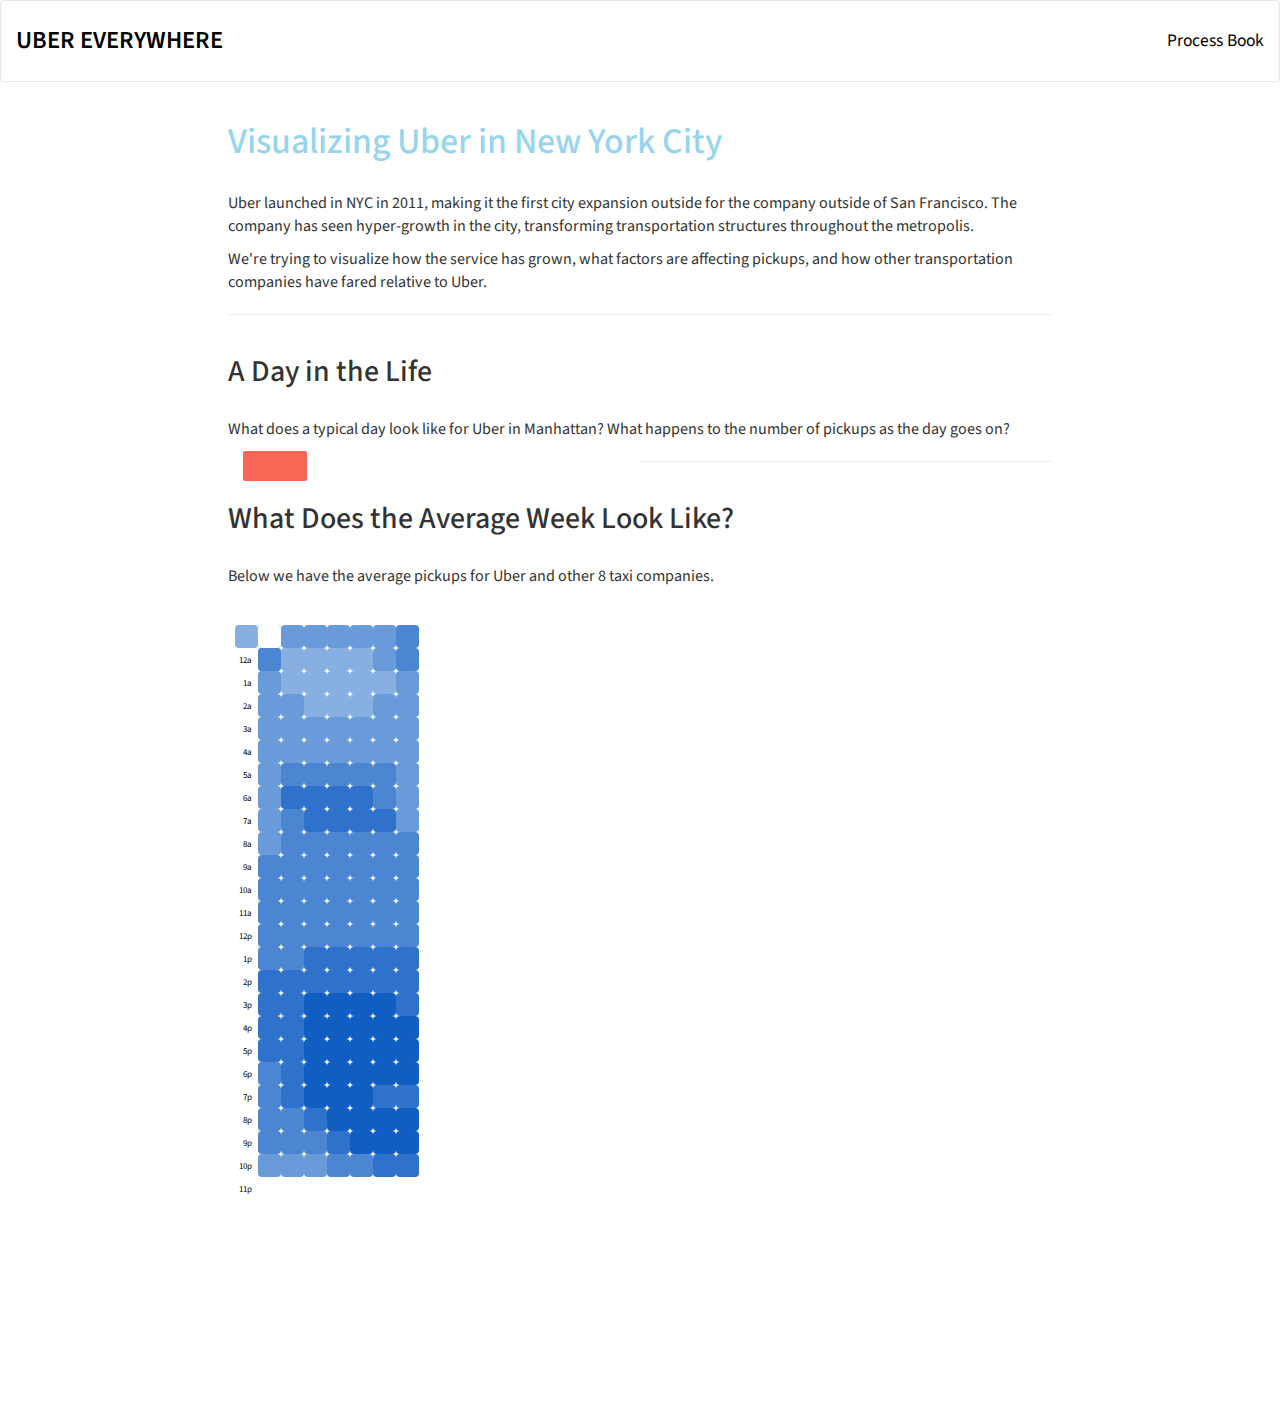
<file: index.html>
<!doctype html>
<html>
<head>
  <meta charset="utf-8">
  <meta name="description" content="">
  <meta name="viewport" content="width=device-width, initial-scale=1">
  <title>Uber Everywhere - Home</title>

  <!-- Load Google Font -->
  <link href="https://fonts.googleapis.com/css?family=Source+Sans+Pro:400,600,700" rel="stylesheet">
  <!-- Load Custom Stylesheets -->
  <link rel="stylesheet" href="css/bootstrap.min.css">
  <link rel="stylesheet" href="css/leaflet.css">
  <link rel="stylesheet" href="css/custom.css">
</head>
<body>
  <nav class="navbar navbar-default">
    <div class="container-fluid">
      <div class="navbar-header">
        <a class="navbar-brand" href="#">UBER EVERYWHERE</a>
      </div>
      <div id="nav-menu">
        <ul class="nav navbar-nav navbar-right" id="nav-menu">
          <li><a href="process.html">Process Book</a></li>
        </ul>
      </div>
    </div><!--/.container-fluid -->
  </nav>
  <div class="container-fluid">
    <section id="header-info">
      <div class="row">
        <div class="col-md-8 col-centered">
          <div>
            <h1 id="header-title">Visualizing Uber in New York City</h1>
            </br>
            <p>Uber launched in NYC in 2011, making it the first city expansion outside for the company outside of San Francisco. The company has seen hyper-growth in the city, transforming transportation structures throughout the metropolis.</p>
            <p>We're trying to visualize how the service has grown, what factors are affecting pickups, and how other transportation companies have fared relative to Uber.</p>
          </div>
          <hr>
        </div>
      </div>
    </section>
    <section id="main-day">
      <div class="row">
        <div class="col-md-8 col-centered">
          <div>
            <h2>A Day in the Life</h2>
            </br>
            <p>What does a typical day look like for Uber in Manhattan? What happens to the number of pickups as the day goes on?</p>
          </div>
          <div class="col-md-6">
            <button class="button" id="clock"></button>
          </div>
          <div class="col-md-6">
            <div id="total-count"></div>
            <div id="counter-svg"></div>
          </div>
          <div id="ny-map"></div>
          <hr>
        </div>
      </div>
    </section>
    <section id="average-data">
      <div class="row">
        <div class="col-md-8 col-centered">
          <div>
            <h2>What Does the Average Week Look Like?</h2>
            </br>
            <p>Below we have the average pickups for Uber and other 8 taxi companies.</p>
          </div>
          <div id="tile-chart"></div>
        </div>
      </div>
    </section>
  </div>

  <!-- Load JS libraries -->
  <script src="js/jquery.min.js"></script>
  <script src="js/bootstrap.min.js"></script>
  <script src="js/d3.min.js"></script>
  <script src="js/leaflet.js"></script>
  <script src="js/queue.v1.min.js"></script>

  <!-- Visualization objects -->

  <script src="js/boroughs.js"></script>
  <script src="js/timeLapse.js"></script>
  <script src="js/vehicles.js"></script>
  <script src="js/weather.js"></script>
  <script src="js/stats.js"></script>

  <!-- Load data, create visualizations -->
  <script src="js/main.js"></script>
</body>
</html>
</file>
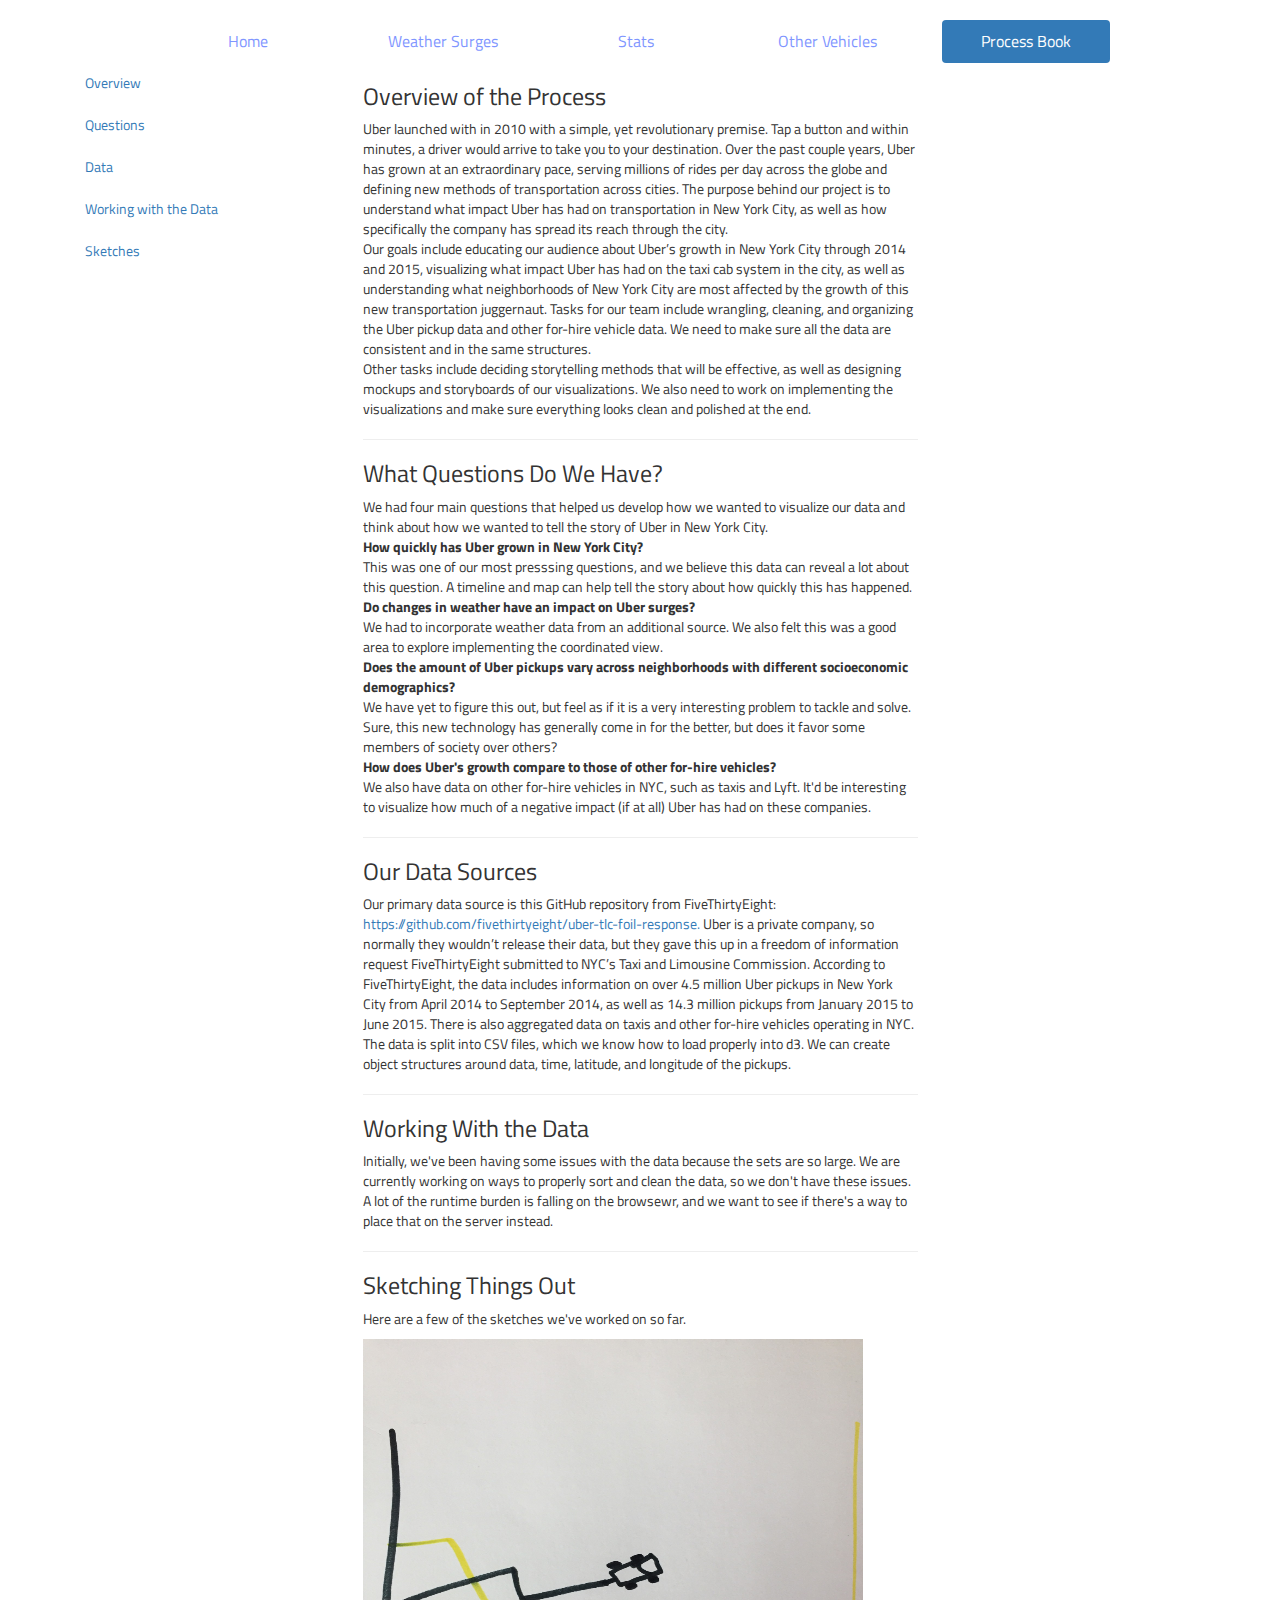
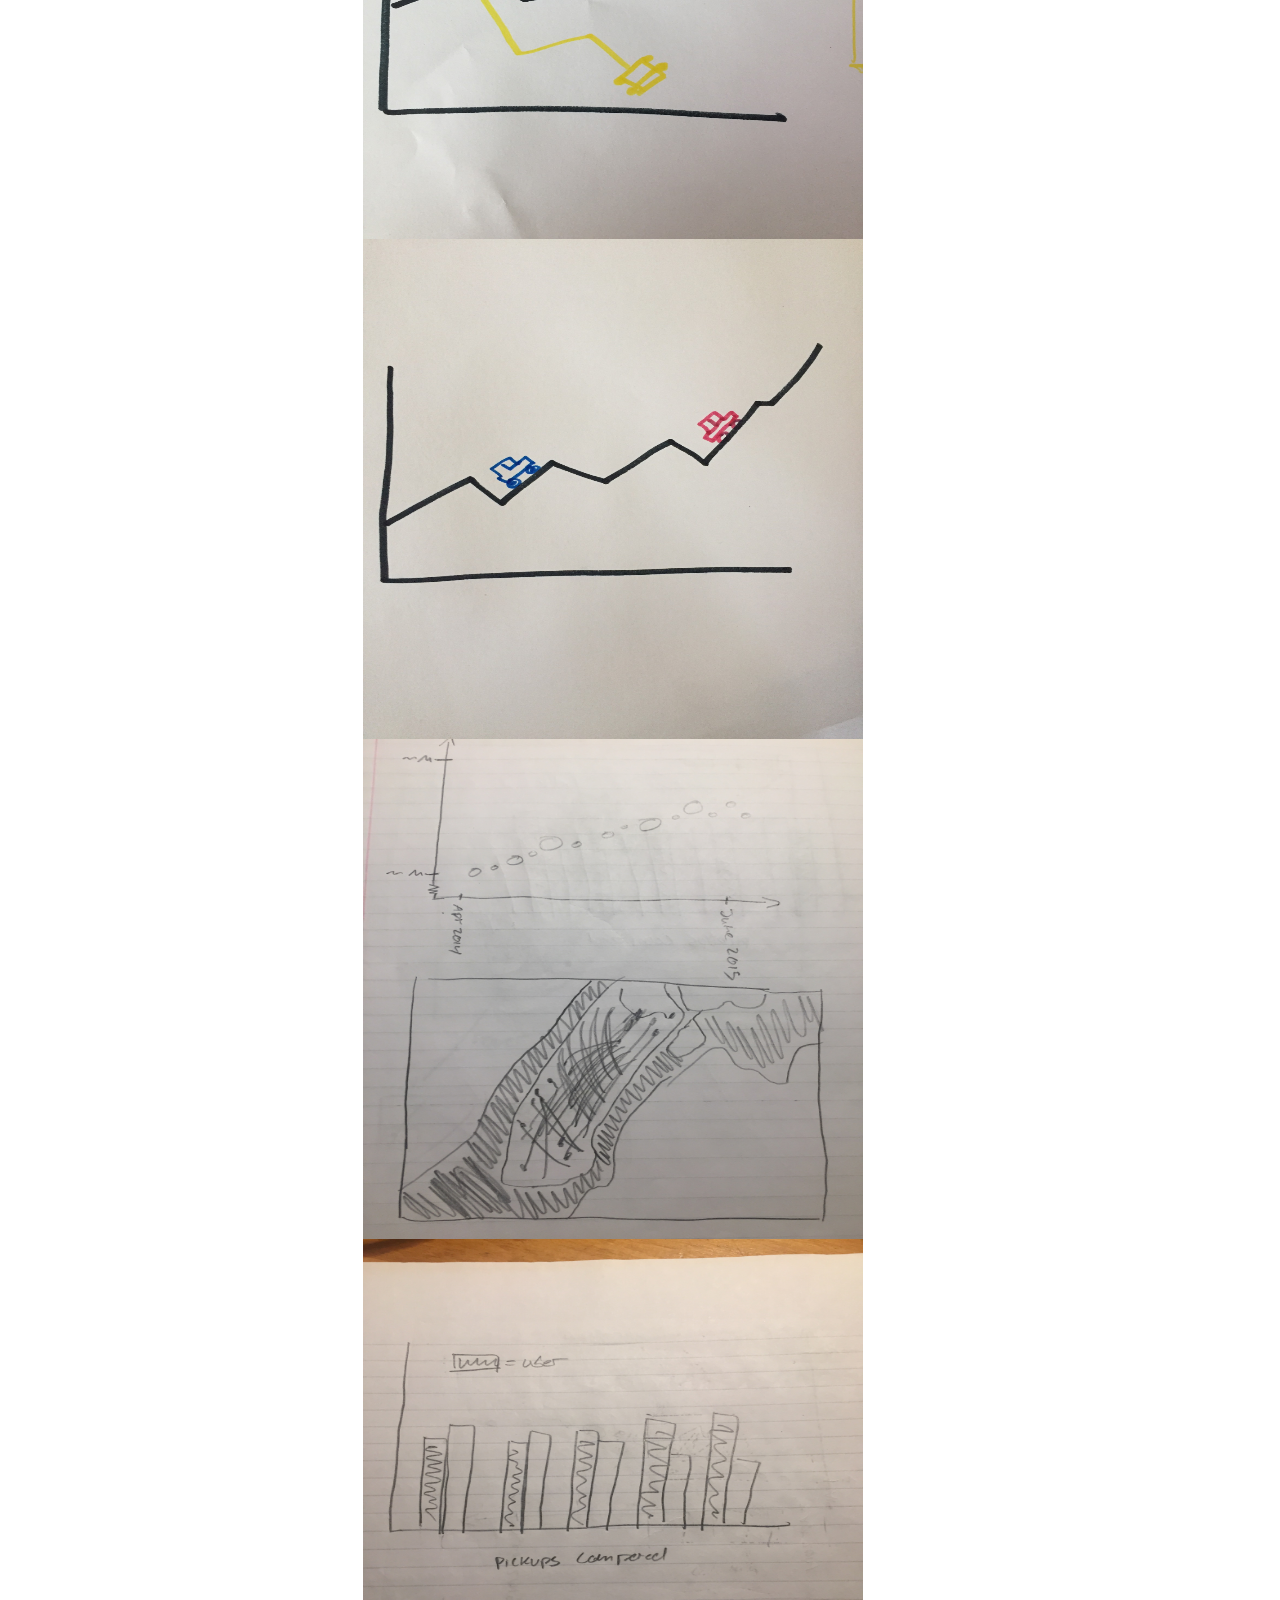
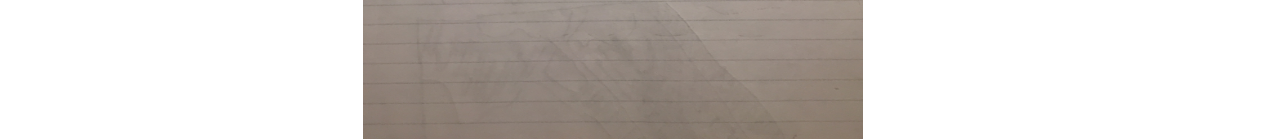
<file: process.html>
<!doctype html>
<html>
<head>
  <meta charset="utf-8">
  <meta name="description" content="">
  <meta name="viewport" content="width=device-width, initial-scale=1">
  <title>Uber Everywhere - Process Book</title>

  <!-- Load Google Font -->
  <link href='https://fonts.googleapis.com/css?family=Roboto:100,400,300,400italic,700' rel='stylesheet' type='text/css'>

  <link href="https://fonts.googleapis.com/css?family=Titillium+Web:300,400,600,700" rel="stylesheet">
  <link rel="stylesheet" href="css/bootstrap.min.css">
  <link rel="stylesheet" href="css/style.css">
  <link rel="stylesheet" href="css/leaflet.css">
</head>
<body data-spy="scroll" data-target="#scroller" data-offset="50">

  <div class="container-fluid">
    <div class="row row-centered" id="main-nav">
      <div class="col-md-12">
        <ul class="nav nav-pills nav-justified">
          <li><a class="nav-menu" href="index.html">Home</a></li>
          <li><a class="nav-menu" href="weather.html">Weather Surges</a></li>
          <li><a class="nav-menu" href="stats.html">Stats</a></li>
          <li><a class="nav-menu" href="vehicles.html">Other Vehicles</a></li>
          <li class="active"><a class="nav-menu" href="#">Process Book</a></li>
        </ul>
      </div>
    </div>

    <div class="container">
      <div class="row">
        <div class="col-xs-3" id="scroller">
          <ul class="nav nav-pills nav-stacked affix-top" data-spy="affix" data-offset-top="125">
            <li><a href="#overview">Overview</a></li>
            <li><a href="#questions">Questions</a></li>
            <li><a href="#data">Data</a></li>
            <li><a href="#working">Working with the Data</a></li>
            <li><a href="#sketches">Sketches</a></li>
          </ul>
        </div>

        <div class="col-xs-6">
          <section id="overview">
            <h2>Overview of the Process</h2>
            <p>
              Uber launched with in 2010 with a simple, yet revolutionary premise. Tap a button and within minutes, a driver would arrive to take you to your destination. Over the past couple years, Uber has grown at an extraordinary pace, serving millions of rides per day across the globe and defining new methods of transportation across cities.
The purpose behind our project is to understand what impact Uber has had on transportation in New York City, as well as how specifically the company has spread its reach through the city. <br> Our goals include educating our audience about Uber’s growth in New York City through 2014 and 2015, visualizing what impact Uber has had on the taxi cab system in the city, as well as understanding what neighborhoods of New York City are most affected by the growth of this new transportation juggernaut.
Tasks for our team include wrangling, cleaning, and organizing the Uber pickup data and other for-hire vehicle data. We need to make sure all the data are consistent and in the same structures. <br> Other tasks include deciding storytelling methods that will be effective, as well as designing mockups and storyboards of our visualizations. We also need to work on implementing the visualizations and make sure everything looks clean and polished at the end.
            </p>
          </section>
          <hr>
          <section id="questions">
            <h2>What Questions Do We Have?</h2>
            <p>
              We had four main questions that helped us develop how we wanted to visualize our data and think about how we wanted to tell the story of Uber in New York City.
              <br>
              <strong>How quickly has Uber grown in New York City?</strong>
              <br>
              This was one of our most presssing questions, and we believe this data can reveal a lot about this question. A timeline and map can help tell the story about how quickly this has happened.
              <br>
              <strong>Do changes in weather have an impact on Uber surges?</strong>
              <br>
              We had to incorporate weather data from an additional source. We also felt this was a good area to explore implementing the coordinated view.
              <br>
              <strong>Does the amount of Uber pickups vary across neighborhoods with different socioeconomic demographics?</strong>
              <br>
              We have yet to figure this out, but feel as if it is a very interesting problem to tackle and solve. Sure, this new technology has generally come in for the better, but does it favor some members of society over others?
              <br>
              <strong>How does Uber's growth compare to those of other for-hire vehicles?</strong>
              <br>
              We also have data on other for-hire vehicles in NYC, such as taxis and Lyft. It'd be interesting to visualize how much of a negative impact (if at all) Uber has had on these companies.
            </p>
          </section>
          <hr>
          <section id="data">
            <h2>Our Data Sources</h2>
            <p>
              Our primary data source is this GitHub repository from FiveThirtyEight: <a>https://github.com/fivethirtyeight/uber-tlc-foil-response.</a> Uber is a private company, so normally they wouldn’t release their data, but they gave this up in a freedom of information request FiveThirtyEight submitted to NYC’s Taxi and Limousine Commission. According to FiveThirtyEight, the data includes information on over 4.5 million Uber pickups in New York City from April 2014 to September 2014, as well as 14.3 million pickups from January 2015 to June 2015. There is also aggregated data on taxis and other for-hire vehicles operating in NYC. The data is split into CSV files, which we know how to load properly into d3. We can create object structures around data, time, latitude, and longitude of the pickups.
            </p>
          </section>
          <hr>
          <section id="working">
            <h2>Working With the Data</h2>
            <p>
              Initially, we've been having some issues with the data because the sets are so large. We are currently working on ways to properly sort and clean the data, so we don't have these issues. A lot of the runtime burden is falling on the browsewr, and we want to see if there's a way to place that on the server instead.
            </p>
          </section>
          <hr>
          <section id="sketches">
            <h2>Sketching Things Out</h2>
            <p>
              Here are a few of the sketches we've worked on so far.
            </p>
            <img src="images/custom.JPG" style="height:500px; width:500px;">
            <br>
            <img src="images/custom2.JPG" style="height:500px; width:500px;">
            <br>
            <img src="images/example1.JPG" style="height:500px; width: 500px;">
            <br>
            <img src="images/example2.JPG" style="height:500px; width: 500px;">
          </section>
        </div>
      </div>
    </div>

  </div>

  <!-- Load JS libraries -->
  <script src="js/jquery.min.js"></script>
  <script src="js/bootstrap.min.js"></script>
  <script src="js/d3.min.js"></script>
  <script src="js/leaflet.js"></script>

  <!-- Visualization objects -->
  <script src="js/timeLapse.js"></script>

  <!-- Load data, create visualizations -->
  <script src="js/main.js"></script>
</body>
</html>
</file>
<file: css/leaflet.css>
/* required styles */

.leaflet-pane,
.leaflet-tile,
.leaflet-marker-icon,
.leaflet-marker-shadow,
.leaflet-tile-container,
.leaflet-map-pane svg,
.leaflet-map-pane canvas,
.leaflet-zoom-box,
.leaflet-image-layer,
.leaflet-layer {
	position: absolute;
	left: 0;
	top: 0;
	}
.leaflet-container {
	overflow: hidden;
	}
.leaflet-tile,
.leaflet-marker-icon,
.leaflet-marker-shadow {
	-webkit-user-select: none;
	   -moz-user-select: none;
	        user-select: none;
	  -webkit-user-drag: none;
	}
/* Safari renders non-retina tile on retina better with this, but Chrome is worse */
.leaflet-safari .leaflet-tile {
	image-rendering: -webkit-optimize-contrast;
	}
/* hack that prevents hw layers "stretching" when loading new tiles */
.leaflet-safari .leaflet-tile-container {
	width: 1600px;
	height: 1600px;
	-webkit-transform-origin: 0 0;
	}
.leaflet-marker-icon,
.leaflet-marker-shadow {
	display: block;
	}
/* .leaflet-container svg: reset svg max-width decleration shipped in Joomla! (joomla.org) 3.x */
/* .leaflet-container img: map is broken in FF if you have max-width: 100% on tiles */
.leaflet-container .leaflet-overlay-pane svg,
.leaflet-container .leaflet-marker-pane img,
.leaflet-container .leaflet-tile-pane img,
.leaflet-container img.leaflet-image-layer {
	max-width: none !important;
	}

.leaflet-container.leaflet-touch-zoom {
	-ms-touch-action: pan-x pan-y;
	touch-action: pan-x pan-y;
	}
.leaflet-container.leaflet-touch-drag {
	-ms-touch-action: pinch-zoom;
	}
.leaflet-container.leaflet-touch-drag.leaflet-touch-drag {
	-ms-touch-action: none;
	touch-action: none;
}
.leaflet-tile {
	filter: inherit;
	visibility: hidden;
	}
.leaflet-tile-loaded {
	visibility: inherit;
	}
.leaflet-zoom-box {
	width: 0;
	height: 0;
	-moz-box-sizing: border-box;
	     box-sizing: border-box;
	z-index: 800;
	}
/* workaround for https://bugzilla.mozilla.org/show_bug.cgi?id=888319 */
.leaflet-overlay-pane svg {
	-moz-user-select: none;
	}

.leaflet-pane         { z-index: 400; }

.leaflet-tile-pane    { z-index: 200; }
.leaflet-overlay-pane { z-index: 400; }
.leaflet-shadow-pane  { z-index: 500; }
.leaflet-marker-pane  { z-index: 600; }
.leaflet-tooltip-pane   { z-index: 650; }
.leaflet-popup-pane   { z-index: 700; }

.leaflet-map-pane canvas { z-index: 100; }
.leaflet-map-pane svg    { z-index: 200; }

.leaflet-vml-shape {
	width: 1px;
	height: 1px;
	}
.lvml {
	behavior: url(#default#VML);
	display: inline-block;
	position: absolute;
	}


/* control positioning */

.leaflet-control {
	position: relative;
	z-index: 800;
	pointer-events: visiblePainted; /* IE 9-10 doesn't have auto */
	pointer-events: auto;
	}
.leaflet-top,
.leaflet-bottom {
	position: absolute;
	z-index: 1000;
	pointer-events: none;
	}
.leaflet-top {
	top: 0;
	}
.leaflet-right {
	right: 0;
	}
.leaflet-bottom {
	bottom: 0;
	}
.leaflet-left {
	left: 0;
	}
.leaflet-control {
	float: left;
	clear: both;
	}
.leaflet-right .leaflet-control {
	float: right;
	}
.leaflet-top .leaflet-control {
	margin-top: 10px;
	}
.leaflet-bottom .leaflet-control {
	margin-bottom: 10px;
	}
.leaflet-left .leaflet-control {
	margin-left: 10px;
	}
.leaflet-right .leaflet-control {
	margin-right: 10px;
	}


/* zoom and fade animations */

.leaflet-fade-anim .leaflet-tile {
	will-change: opacity;
	}
.leaflet-fade-anim .leaflet-popup {
	opacity: 0;
	-webkit-transition: opacity 0.2s linear;
	   -moz-transition: opacity 0.2s linear;
	     -o-transition: opacity 0.2s linear;
	        transition: opacity 0.2s linear;
	}
.leaflet-fade-anim .leaflet-map-pane .leaflet-popup {
	opacity: 1;
	}
.leaflet-zoom-animated {
	-webkit-transform-origin: 0 0;
	    -ms-transform-origin: 0 0;
	        transform-origin: 0 0;
	}
.leaflet-zoom-anim .leaflet-zoom-animated {
	will-change: transform;
	}
.leaflet-zoom-anim .leaflet-zoom-animated {
	-webkit-transition: -webkit-transform 0.25s cubic-bezier(0,0,0.25,1);
	   -moz-transition:    -moz-transform 0.25s cubic-bezier(0,0,0.25,1);
	     -o-transition:      -o-transform 0.25s cubic-bezier(0,0,0.25,1);
	        transition:         transform 0.25s cubic-bezier(0,0,0.25,1);
	}
.leaflet-zoom-anim .leaflet-tile,
.leaflet-pan-anim .leaflet-tile {
	-webkit-transition: none;
	   -moz-transition: none;
	     -o-transition: none;
	        transition: none;
	}

.leaflet-zoom-anim .leaflet-zoom-hide {
	visibility: hidden;
	}


/* cursors */

.leaflet-interactive {
	cursor: pointer;
	}
.leaflet-grab {
	cursor: -webkit-grab;
	cursor:    -moz-grab;
	}
.leaflet-crosshair,
.leaflet-crosshair .leaflet-interactive {
	cursor: crosshair;
	}
.leaflet-popup-pane,
.leaflet-control {
	cursor: auto;
	}
.leaflet-dragging .leaflet-grab,
.leaflet-dragging .leaflet-grab .leaflet-interactive,
.leaflet-dragging .leaflet-marker-draggable {
	cursor: move;
	cursor: -webkit-grabbing;
	cursor:    -moz-grabbing;
	}

/* marker & overlays interactivity */
.leaflet-marker-icon,
.leaflet-marker-shadow,
.leaflet-image-layer,
.leaflet-pane > svg path,
.leaflet-tile-container {
	pointer-events: none;
	}

.leaflet-marker-icon.leaflet-interactive,
.leaflet-image-layer.leaflet-interactive,
.leaflet-pane > svg path.leaflet-interactive {
	pointer-events: visiblePainted; /* IE 9-10 doesn't have auto */
	pointer-events: auto;
	}

/* visual tweaks */

.leaflet-container {
	background: #ddd;
	outline: 0;
	}
.leaflet-container a {
	color: #0078A8;
	}
.leaflet-container a.leaflet-active {
	outline: 2px solid orange;
	}
.leaflet-zoom-box {
	border: 2px dotted #38f;
	background: rgba(255,255,255,0.5);
	}


/* general typography */
.leaflet-container {
	font: 12px/1.5 "Helvetica Neue", Arial, Helvetica, sans-serif;
	}


/* general toolbar styles */

.leaflet-bar {
	box-shadow: 0 1px 5px rgba(0,0,0,0.65);
	border-radius: 4px;
	}
.leaflet-bar a,
.leaflet-bar a:hover {
	background-color: #fff;
	border-bottom: 1px solid #ccc;
	width: 26px;
	height: 26px;
	line-height: 26px;
	display: block;
	text-align: center;
	text-decoration: none;
	color: black;
	}
.leaflet-bar a,
.leaflet-control-layers-toggle {
	background-position: 50% 50%;
	background-repeat: no-repeat;
	display: block;
	}
.leaflet-bar a:hover {
	background-color: #f4f4f4;
	}
.leaflet-bar a:first-child {
	border-top-left-radius: 4px;
	border-top-right-radius: 4px;
	}
.leaflet-bar a:last-child {
	border-bottom-left-radius: 4px;
	border-bottom-right-radius: 4px;
	border-bottom: none;
	}
.leaflet-bar a.leaflet-disabled {
	cursor: default;
	background-color: #f4f4f4;
	color: #bbb;
	}

.leaflet-touch .leaflet-bar a {
	width: 30px;
	height: 30px;
	line-height: 30px;
	}


/* zoom control */

.leaflet-control-zoom-in,
.leaflet-control-zoom-out {
	font: bold 18px 'Lucida Console', Monaco, monospace;
	text-indent: 1px;
	}
.leaflet-control-zoom-out {
	font-size: 20px;
	}

.leaflet-touch .leaflet-control-zoom-in {
	font-size: 22px;
	}
.leaflet-touch .leaflet-control-zoom-out {
	font-size: 24px;
	}


/* layers control */

.leaflet-control-layers {
	box-shadow: 0 1px 5px rgba(0,0,0,0.4);
	background: #fff;
	border-radius: 5px;
	}
.leaflet-control-layers-toggle {
	background-image: url(images/layers.png);
	width: 36px;
	height: 36px;
	}
.leaflet-retina .leaflet-control-layers-toggle {
	background-image: url(images/layers-2x.png);
	background-size: 26px 26px;
	}
.leaflet-touch .leaflet-control-layers-toggle {
	width: 44px;
	height: 44px;
	}
.leaflet-control-layers .leaflet-control-layers-list,
.leaflet-control-layers-expanded .leaflet-control-layers-toggle {
	display: none;
	}
.leaflet-control-layers-expanded .leaflet-control-layers-list {
	display: block;
	position: relative;
	}
.leaflet-control-layers-expanded {
	padding: 6px 10px 6px 6px;
	color: #333;
	background: #fff;
	}
.leaflet-control-layers-scrollbar {
	overflow-y: scroll;
	padding-right: 5px;
	}
.leaflet-control-layers-selector {
	margin-top: 2px;
	position: relative;
	top: 1px;
	}
.leaflet-control-layers label {
	display: block;
	}
.leaflet-control-layers-separator {
	height: 0;
	border-top: 1px solid #ddd;
	margin: 5px -10px 5px -6px;
	}

/* Default icon URLs */
.leaflet-default-icon-path {
	background-image: url(images/marker-icon.png);
	}


/* attribution and scale controls */

.leaflet-container .leaflet-control-attribution {
	background: #fff;
	background: rgba(255, 255, 255, 0.7);
	margin: 0;
	}
.leaflet-control-attribution,
.leaflet-control-scale-line {
	padding: 0 5px;
	color: #333;
	}
.leaflet-control-attribution a {
	text-decoration: none;
	}
.leaflet-control-attribution a:hover {
	text-decoration: underline;
	}
.leaflet-container .leaflet-control-attribution,
.leaflet-container .leaflet-control-scale {
	font-size: 11px;
	}
.leaflet-left .leaflet-control-scale {
	margin-left: 5px;
	}
.leaflet-bottom .leaflet-control-scale {
	margin-bottom: 5px;
	}
.leaflet-control-scale-line {
	border: 2px solid #777;
	border-top: none;
	line-height: 1.1;
	padding: 2px 5px 1px;
	font-size: 11px;
	white-space: nowrap;
	overflow: hidden;
	-moz-box-sizing: border-box;
	     box-sizing: border-box;

	background: #fff;
	background: rgba(255, 255, 255, 0.5);
	}
.leaflet-control-scale-line:not(:first-child) {
	border-top: 2px solid #777;
	border-bottom: none;
	margin-top: -2px;
	}
.leaflet-control-scale-line:not(:first-child):not(:last-child) {
	border-bottom: 2px solid #777;
	}

.leaflet-touch .leaflet-control-attribution,
.leaflet-touch .leaflet-control-layers,
.leaflet-touch .leaflet-bar {
	box-shadow: none;
	}
.leaflet-touch .leaflet-control-layers,
.leaflet-touch .leaflet-bar {
	border: 2px solid rgba(0,0,0,0.2);
	background-clip: padding-box;
	}


/* popup */

.leaflet-popup {
	position: absolute;
	text-align: center;
	margin-bottom: 20px;
	}
.leaflet-popup-content-wrapper {
	padding: 1px;
	text-align: left;
	border-radius: 12px;
	}
.leaflet-popup-content {
	margin: 13px 19px;
	line-height: 1.4;
	}
.leaflet-popup-content p {
	margin: 18px 0;
	}
.leaflet-popup-tip-container {
	width: 40px;
	height: 20px;
	position: absolute;
	left: 50%;
	margin-left: -20px;
	overflow: hidden;
	pointer-events: none;
	}
.leaflet-popup-tip {
	width: 17px;
	height: 17px;
	padding: 1px;

	margin: -10px auto 0;

	-webkit-transform: rotate(45deg);
	   -moz-transform: rotate(45deg);
	    -ms-transform: rotate(45deg);
	     -o-transform: rotate(45deg);
	        transform: rotate(45deg);
	}
.leaflet-popup-content-wrapper,
.leaflet-popup-tip {
	background: white;
	color: #333;
	box-shadow: 0 3px 14px rgba(0,0,0,0.4);
	}
.leaflet-container a.leaflet-popup-close-button {
	position: absolute;
	top: 0;
	right: 0;
	padding: 4px 4px 0 0;
	border: none;
	text-align: center;
	width: 18px;
	height: 14px;
	font: 16px/14px Tahoma, Verdana, sans-serif;
	color: #c3c3c3;
	text-decoration: none;
	font-weight: bold;
	background: transparent;
	}
.leaflet-container a.leaflet-popup-close-button:hover {
	color: #999;
	}
.leaflet-popup-scrolled {
	overflow: auto;
	border-bottom: 1px solid #ddd;
	border-top: 1px solid #ddd;
	}

.leaflet-oldie .leaflet-popup-content-wrapper {
	zoom: 1;
	}
.leaflet-oldie .leaflet-popup-tip {
	width: 24px;
	margin: 0 auto;

	-ms-filter: "progid:DXImageTransform.Microsoft.Matrix(M11=0.70710678, M12=0.70710678, M21=-0.70710678, M22=0.70710678)";
	filter: progid:DXImageTransform.Microsoft.Matrix(M11=0.70710678, M12=0.70710678, M21=-0.70710678, M22=0.70710678);
	}
.leaflet-oldie .leaflet-popup-tip-container {
	margin-top: -1px;
	}

.leaflet-oldie .leaflet-control-zoom,
.leaflet-oldie .leaflet-control-layers,
.leaflet-oldie .leaflet-popup-content-wrapper,
.leaflet-oldie .leaflet-popup-tip {
	border: 1px solid #999;
	}


/* div icon */

.leaflet-div-icon {
	background: #fff;
	border: 1px solid #666;
	}


/* Tooltip */
/* Base styles for the element that has a tooltip */
.leaflet-tooltip {
	position: absolute;
	padding: 6px;
	background-color: #fff;
	border: 1px solid #fff;
	border-radius: 3px;
	color: #222;
	white-space: nowrap;
	-webkit-user-select: none;
	-moz-user-select: none;
	-ms-user-select: none;
	user-select: none;
	pointer-events: none;
	box-shadow: 0 1px 3px rgba(0,0,0,0.4);
	}
.leaflet-tooltip.leaflet-clickable {
	cursor: pointer;
	pointer-events: auto;
	}
.leaflet-tooltip-top:before,
.leaflet-tooltip-bottom:before,
.leaflet-tooltip-left:before,
.leaflet-tooltip-right:before {
	position: absolute;
	pointer-events: none;
	border: 6px solid transparent;
	background: transparent;
	content: "";
	}

/* Directions */

.leaflet-tooltip-bottom {
	margin-top: 6px;
}
.leaflet-tooltip-top {
	margin-top: -6px;
}
.leaflet-tooltip-bottom:before,
.leaflet-tooltip-top:before {
	left: 50%;
	margin-left: -6px;
	}
.leaflet-tooltip-top:before {
	bottom: 0;
	margin-bottom: -12px;
	border-top-color: #fff;
	}
.leaflet-tooltip-bottom:before {
	top: 0;
	margin-top: -12px;
	margin-left: -6px;
	border-bottom-color: #fff;
	}
.leaflet-tooltip-left {
	margin-left: -6px;
}
.leaflet-tooltip-right {
	margin-left: 6px;
}
.leaflet-tooltip-left:before,
.leaflet-tooltip-right:before {
	top: 50%;
	margin-top: -6px;
	}
.leaflet-tooltip-left:before {
	right: 0;
	margin-right: -12px;
	border-left-color: #fff;
	}
.leaflet-tooltip-right:before {
	left: 0;
	margin-left: -12px;
	border-right-color: #fff;
	}
</file>
<file: css/custom.css>
body {
  font-family: 'Source Sans Pro', sans-serif;
}
p {
  font-size: 1.15em;
}
.axis path,
.axis line {
     fill: none;
     stroke: #333;
     shape-rendering: crispEdges;
}

.axis {
  font-size: 9px;
}
.button {
  background-color: #F96656;
  border: none;
  color: white;
  padding: 15px 32px;
  text-align: center;
  display: inline-block;
  font-size: 20px;
  border-radius: 2px;
}
.col-centered {
  float: none;
  margin: 0 auto;
}

.navbar-default {
  background-color: white;
  padding-top: 15px;
  padding-bottom: 15px;
}

.navbar-default .navbar-brand {
  font-weight: 600;
  color: black;
  font-size: 1.75em;
}
.navbar-default .navbar-brand:hover {
  font-weight: 600;
  color: black;
}
.navbar-default .navbar-brand:visited {
  font-weight: 600;
  color: black;
}
.nav.navbar-nav.navbar-right li a {
    color: black;
    font-size: 1.25em;
}
.nav.navbar-nav.navbar-right li a:hover {
    color: black;
}
.nav.navbar-nav.navbar-right li a:visited {
    color: black;
}

#header-title {
  color: #97D4ED;
}
</file>
<file: css/style.css>
body {
  font-family: 'Titillium Web', sans-serif;
}

h1 {
  font-weight: 100;
  font-size: 30px;
  margin-top: 50px;
  margin-bottom: 20px;
}

h1 .divider {
	margin: 0 8px;
}

h1 .sub-headline {
	color: #888;
	font-weight: 300;
}

h2 {
  font-size: 24px;
}
h3 {
  font-size: 16px;
  color: #AAA694;
}

#ny-map {
 width: 100%;
 height: 600px;
}

.nav-menu {
  font-size: 16px;
  text-align: center;
  margin-left: 15px;
  margin-right: 15px;
  color: #7F96FF;
}

.row-centered {
  text-align: center;
}

#main-nav {
  padding-top: 20px;
  text-align: center;
  width: 80%;
  margin: auto;
}

#main-header {
  text-align: center;
}

#ny-map, #borough-map {
 width: 100%;
 height: 600px;
}

.axis path,
.axis line {
  fill: none;
  stroke: #000;
  shape-rendering: crispEdges;
}
.axis text {
  font-size: 11px;
}

.line {
  fill: none;
  stroke: #1C9A3D;
  stroke-width: 1.5px;
}

.labels {
  text-align: center;
}

.main-area {
  margin-top: 50px;
}

#clock {
  margin-top: 70px;
}

#total-count {
  margin-top: 30px;
}

span {
  font-weight: bold;
}
</file>
